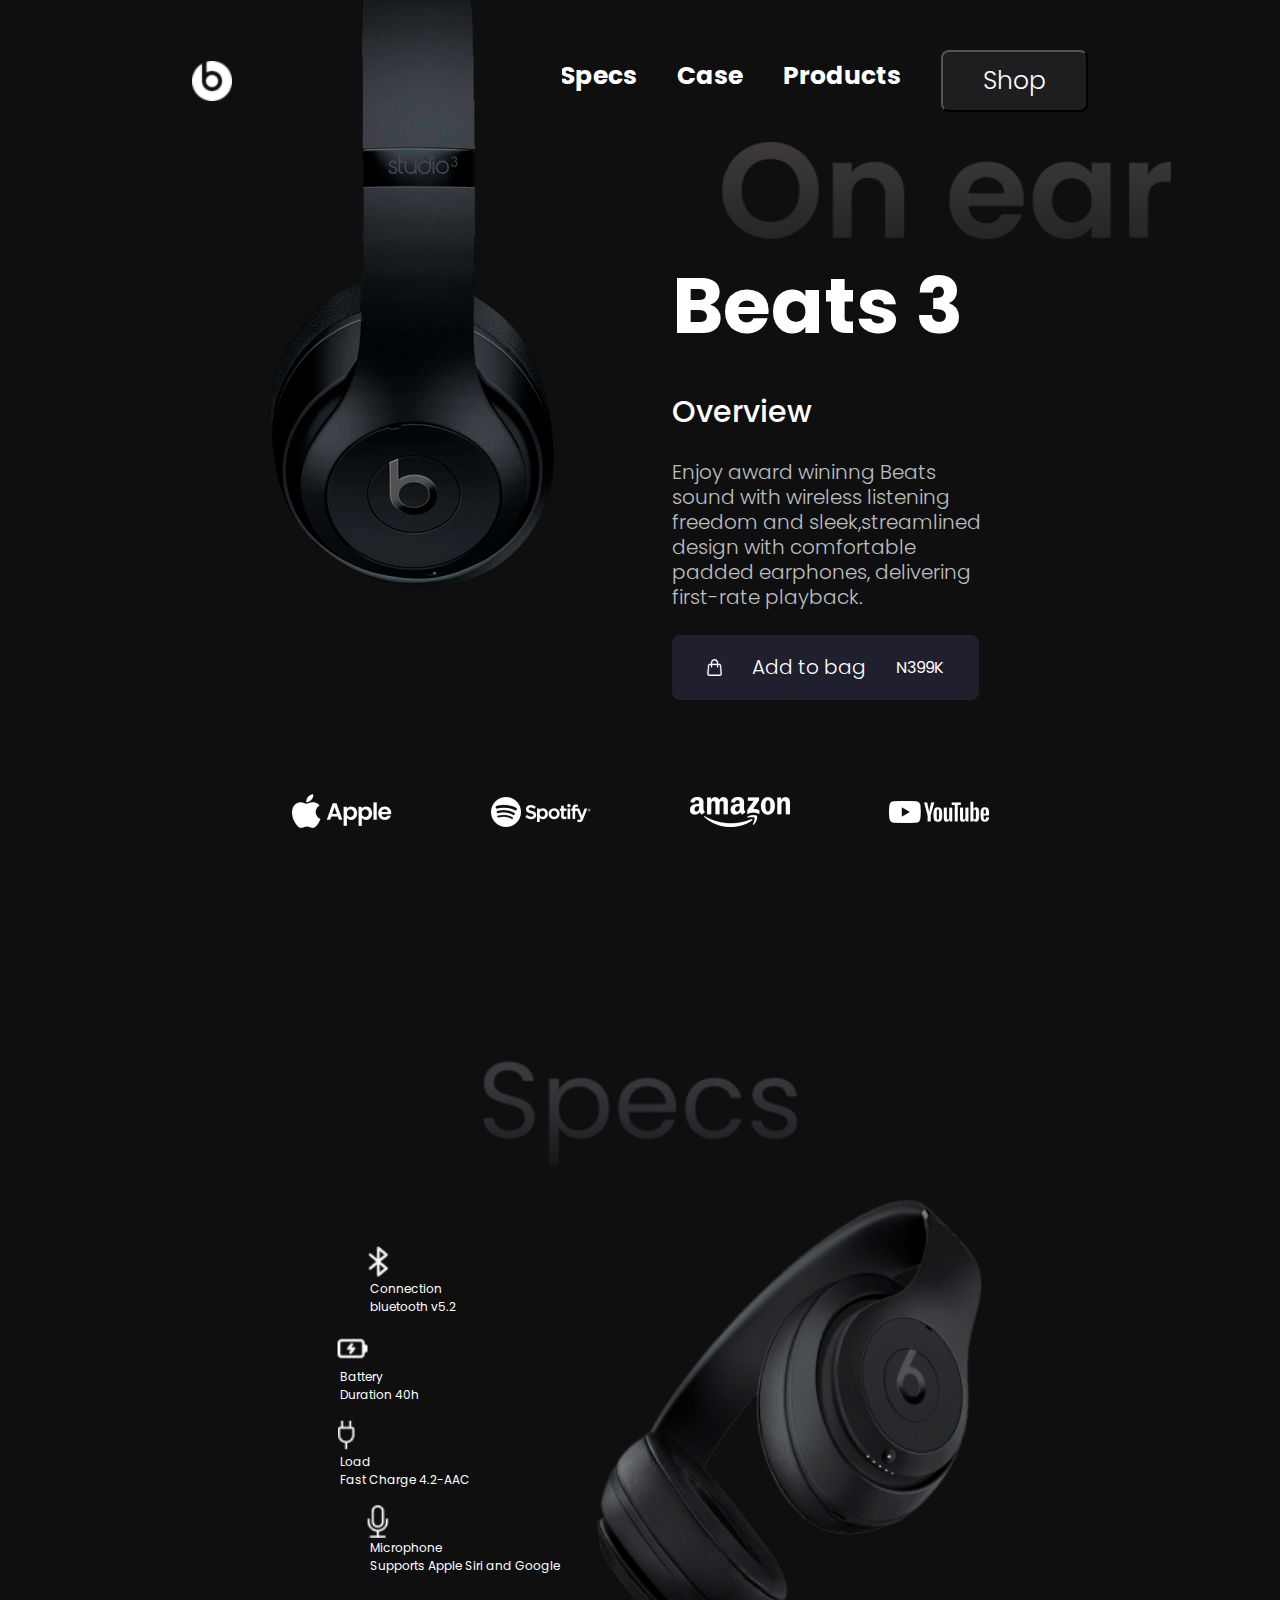
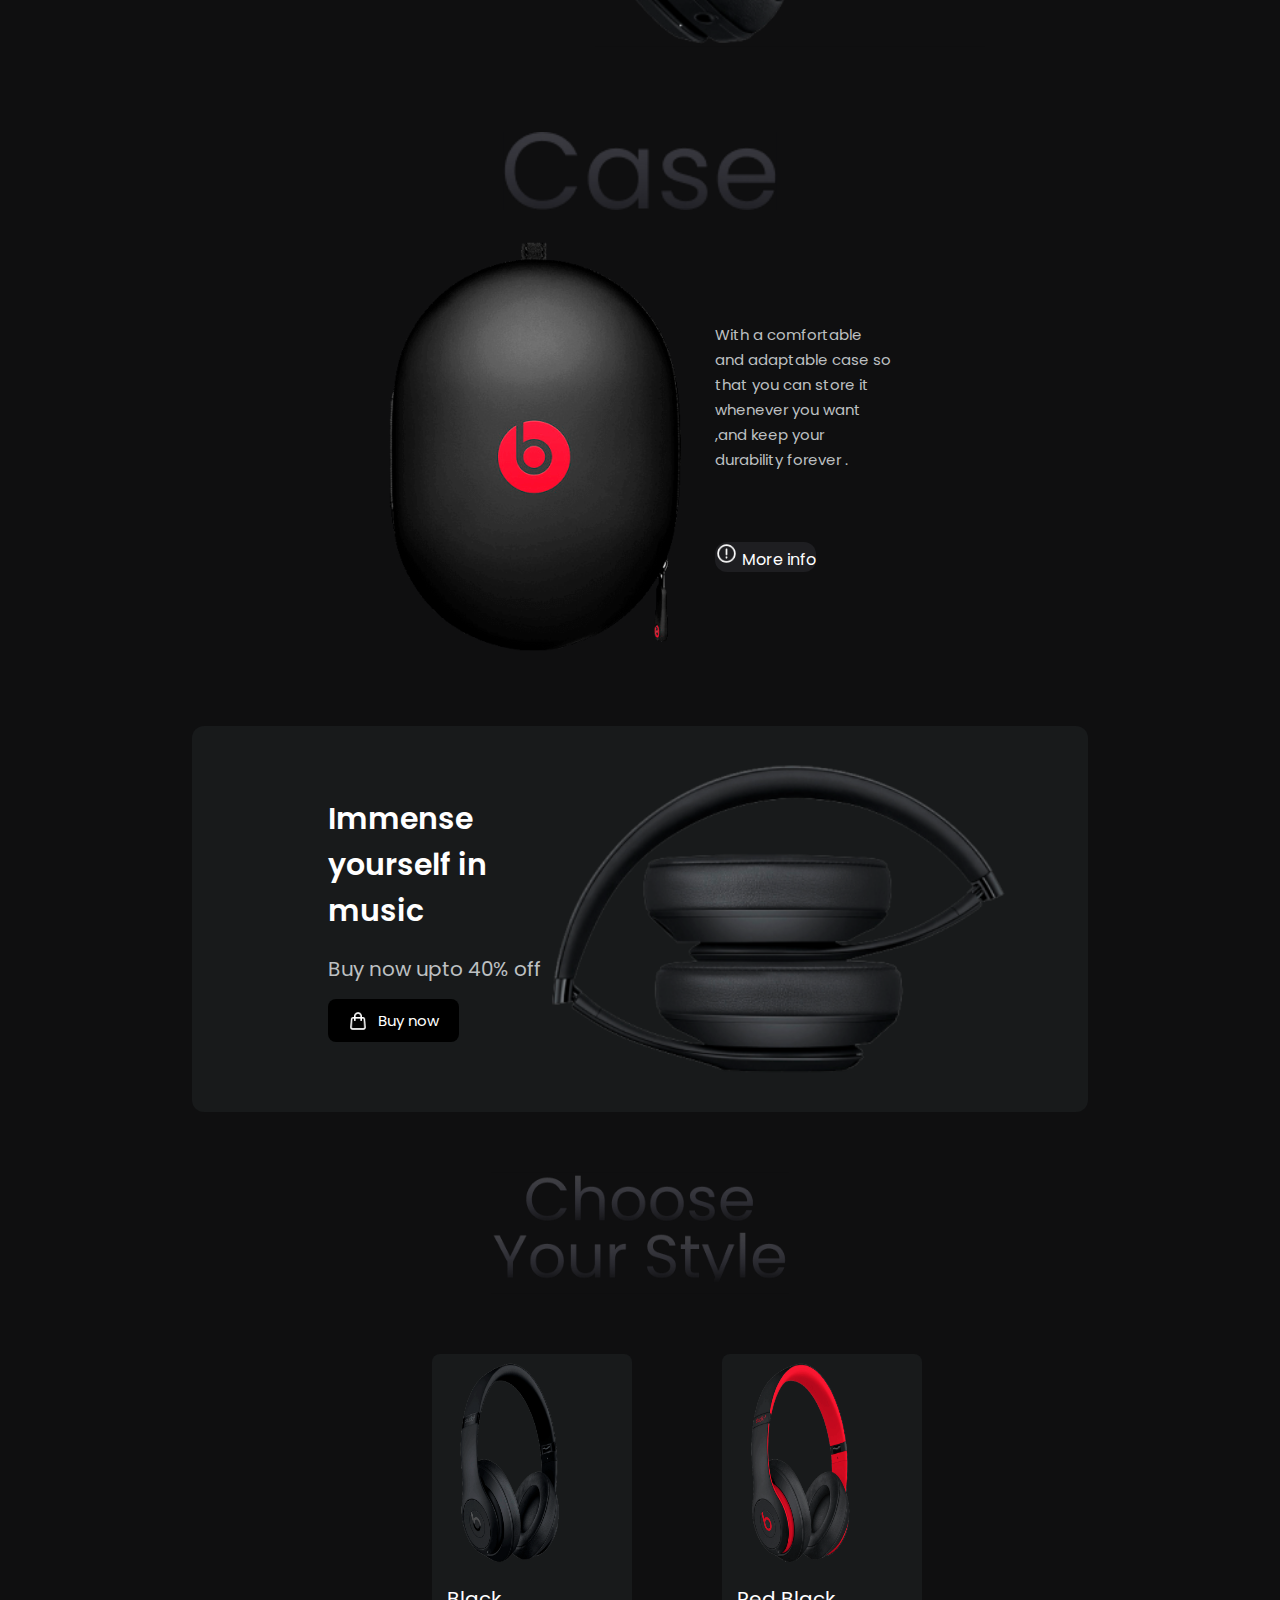
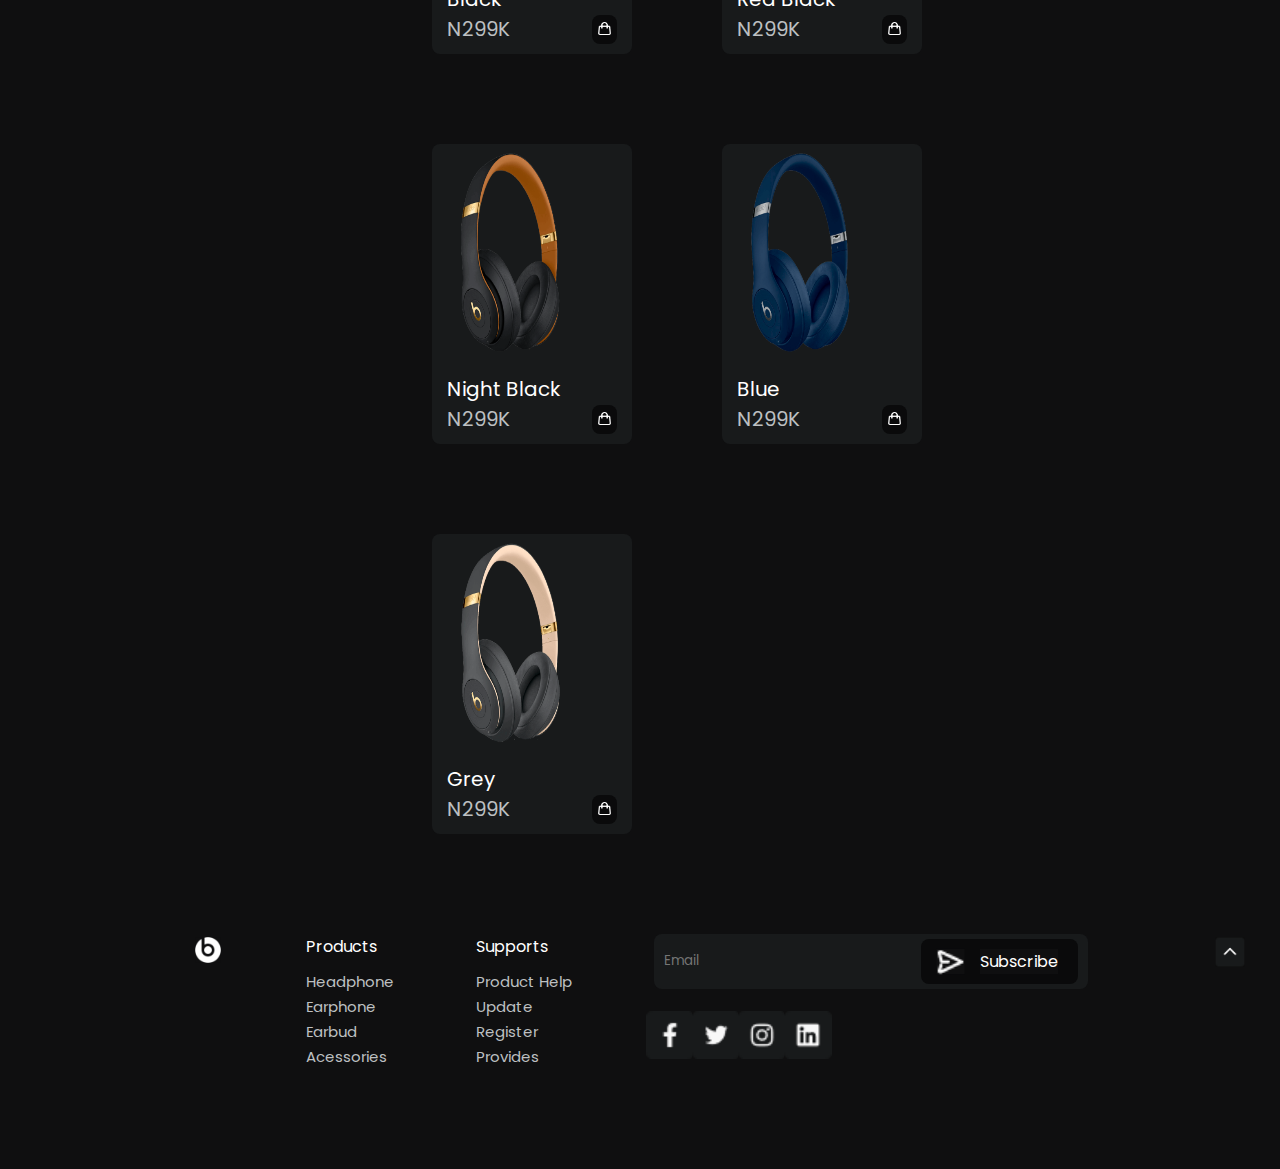
<file: Beats_Headphone_webpage/index.html>
<!DOCTYPE html>
<html lang="en">
<head>
    <meta charset="UTF-8">
    <meta http-equiv="X-UA-Compatible" content="IE=edge">
    <meta name="viewport" content="width=device-width, initial-scale=1.0">
    <title>Beats Landing page</title>
    <link rel="preconnect" href="https://fonts.googleapis.com">
    <link rel="preconnect" href="https://fonts.gstatic.com" crossorigin>
    <link href="https://fonts.googleapis.com/css2?family=Poppins&display=swap" rel="stylesheet">
    <link rel="stylesheet" href="style.css">
</head>
<body>
    <nav>
        <img src="./Photos/beatsLogo.png" alt="logo" srcset="">
        <div class="nav-right-section">
            <ul>
             <li><a href="#"> Home</a></li>
             <li> <a href="#">Specs</a></li>
             <li><a href="#">Case</a></li>
             <li><a href="#">Products</a></li>
            </ul>
            <button>Shop</button>
        </div>
    </nav>
    <main>
        <img src="./Photos/mainImage.png" alt="main image" srcset="" class="mainImg">
        <div class="main">
            <img src="./Photos/onEar.png" alt="on ear logo" srcset="" class="onEarImg">
            <h1>Beats 3</h1>
            <h4>Overview</h4>
            <p>
                Enjoy award wininng Beats sound with wireless listening freedom and 
                sleek,streamlined design with comfortable padded earphones,
                delivering first-rate playback.
            </p>
            <div class="shooping-bag-section">
                <img src="./Icons/shoppingBag.png" alt="shopping bag" srcset="">
                <p>Add to bag</p>
                <span>N399K</span>
            </div>
        </div>
     </main>
     <section class="social-media-section">
        <img src="./Photos/appleLogo.png" alt="apple logo" srcset="">
        <img src="./Photos/spotifyLogo.png" alt="spotify logo" srcset="">
        <img src="./Photos/amazonLogo.png" alt="amazon logo" srcset="">
        <img src="./Photos/youtubeLogo.png" alt="youtube logo" srcset="">
    </section>

    <section class="specification">
        <img src="./Icons/specsLogo.png" alt="specs-logo" srcset="" class="specification-logo">
        <div class="specification-list">
            <div class="specification-list-items">
                <div>
                    <img src="./Icons/bluetooth.png" alt="bluetooth" srcset="">
                    <p>Connection</p>
                    <p>bluetooth v5.2</p>
                </div>
                <div>
                    <img src="./Icons/battery.png" alt="battery" srcset="">
                    <p>Battery</p>
                    <p>Duration 40h</p>
                </div>
                <div>
                    <img src="./Icons/charger.png" alt="charger" srcset="">
                    <p>Load</p>
                    <p>Fast Charge 4.2-AAC</p>
                </div>
                <div>
                    <img src="./Icons/mic.png" alt="mic" srcset="">
                    <p>Microphone</p>
                    <p>Supports Apple Siri and Google</p>
                </div>
            </div>
            <img src="./Photos/specsImage.png" alt="specification headphone image" srcset="">
        </div>
    </section>
    <section class="case">
        <img src="./Icons/caseLogo.png" alt="case logo" class="case-logo">
        <div class="case-item">
            <img src="./Photos/caseImage.png" alt="case image" class="case-item-image">
      
        <div>
            <p>
                With a comfortable and adaptable case so that you can store it 
                whenever you want ,and keep your durability forever .
            </p>
            <p>
                <img src="./Icons/group.png" alt="group">
                More info
            </p>
        </div>
    </div>
    </section>
    <section class="buy-product">
        <div>
            <h3>Immense yourself in music</h3>
            <p>Buy now upto 40% off</p>
            <div>
                <img src="./Icons/shoppingBag.png" alt="shopping bag">
                <p>Buy now</p>
            </div>
        </div>
        <img src="./Photos/buyNowSectionImage.png" alt="buy now">
    </section>
    <section class="product">
        <img src="./Icons/productLogo.png" alt="logo" class="product-logo">
        <div class="product-items">
            <div class="product-card">
            <img src="./Photos/black.png" alt="black" class="product-img">
            <div class="product-info">
                <p>
                    Black <br>
                    <span>N299K</span>
                </p>
                <div>
                    <img src="./Icons/shoppingBag.png" alt="shopping bag">
            </div>
            </div>    
            </div>
            <div class="product-card">
                <img src="./Photos/redBlack.png" alt="red black" class="product-img">
                <div class="product-info">
                    <p>
                       Red Black <br>
                        <span>N299K</span>
                    </p>
                    <div>
                        <img src="./Icons/shoppingBag.png" alt="shopping bag">
                </div>
                </div>    
                </div>
                <div class="product-card">
                    <img src="./Photos/nightBlack.png" alt="Night Black" class="product-img">
                    <div class="product-info">
                        <p>
                           Night Black <br>
                            <span>N299K</span>
                        </p>
                        <div>
                            <img src="./Icons/shoppingBag.png" alt="shopping bag">
                    </div>
                    </div>    
                    </div>
                    <div class="product-card">
                        <img src="./Photos/blue.png" alt="blue" class="product-img">
                        <div class="product-info">
                            <p>
                                Blue<br>
                                <span>N299K</span>
                            </p>
                            <div>
                                <img src="./Icons/shoppingBag.png" alt="shopping bag">
                        </div>
                        </div>    
                        </div>
                        <div class="product-card">
                            <img src="./Photos/twilightGray.png" alt="twilight" class="product-img">
                            <div class="product-info">
                                <p>
                                    Grey <br>
                                    <span>N299K</span>
                                </p>
                                <div>
                                    <img src="./Icons/shoppingBag.png" alt="shopping bag">
                            </div>
                            </div>    
                            </div>
        </div>
    </section>
    <footer>
        <img src="./Photos/beatsLogo.png" alt="logo" class="footer-logo">
        <ul>
        <li><a href="#">Products</a></li>
        <li><a href="#">Headphone</a></li>
        <li><a href="#">Earphone</a></li>
        <li><a href="#">Earbud</a></li>
        <li><a href="#">Acessories</a></li>
        </ul>

        <ul>
            <li><a href="#">Supports</a></li>
            <li><a href="#">Product Help</a></li>
            <li><a href="#">Update</a></li>
            <li><a href="#">Register</a></li>
            <li><a href="#">Provides</a></li>
            </ul>

     <div class="footer-subscription">
        <div>
        <input type="email" placeholder="Email">
        <div class="subscribe-button">
            <img src="./Icons/rightArrow.png" alt="rightArrow">
            <p>Subscribe</p>
        </div>
        </div>
        <div>
            <img src="./Icons/facebook.png" alt="facebook">
            <img src="./Icons/twitter.png" alt="twitter">
            <img src="./Icons/instagram.png" alt="instagram">
            <img src="./Icons/linkedin.png" alt="linkedin">
        </div>
     </div>
     <img class="arrow-up"src="./Icons/upArrow.png" alt="upArrow">
    </footer>
</body>
</html>
</file>
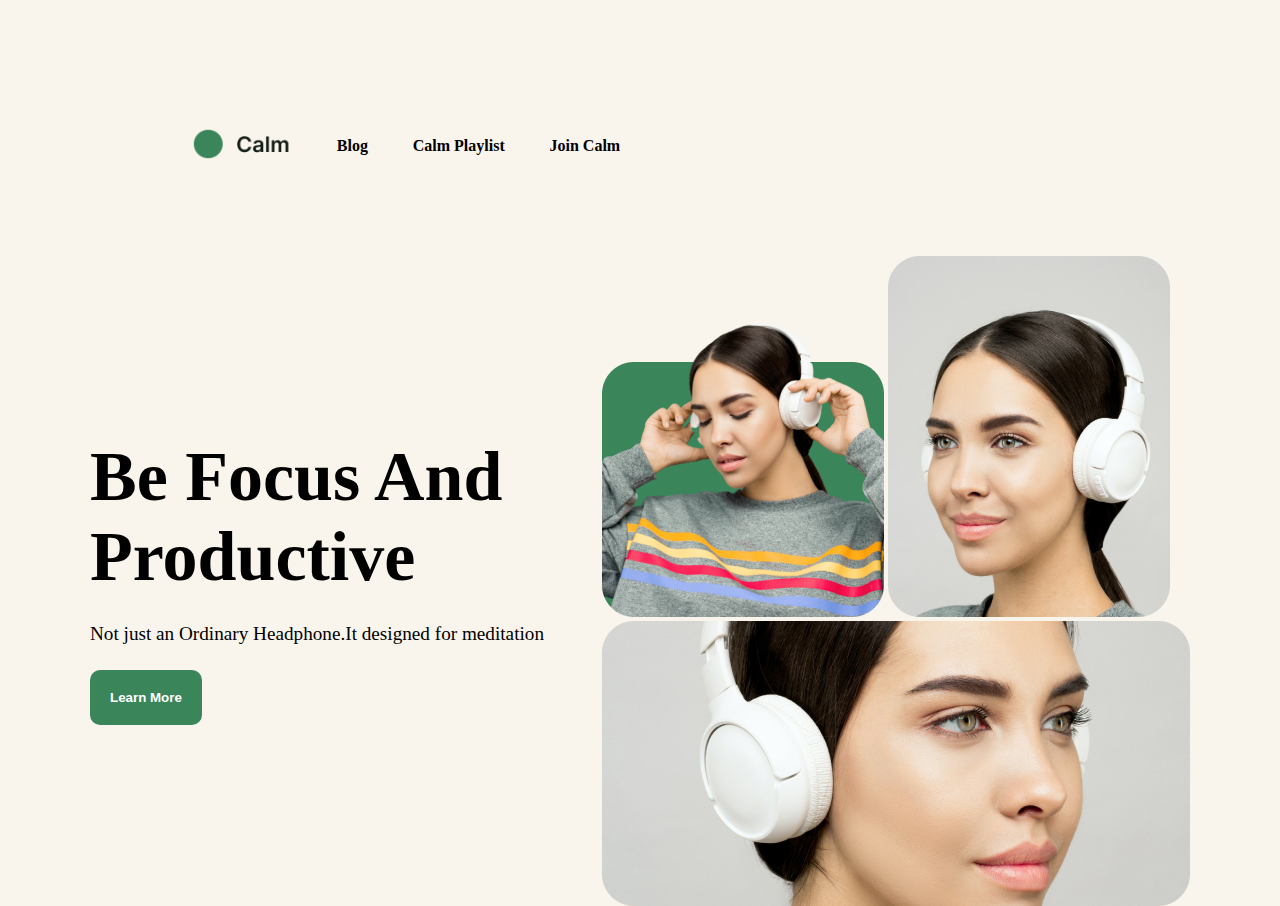
<file: Headphone_website_webpage/index.html>
<html lang="en">
<head>
    <meta charset="UTF-8">
    <meta http-equiv="X-UA-Compatible" content="IE=edge">
    <meta name="viewport" content="width=device-width, initial-scale=1.0">
    <link rel="stylesheet" href="./style/style.css">
    <title>Headphone</title>
</head>
  
<body>
    <head>
        <nav>
            <ul>
            <li><img src="assets/logo.png" alt="picture of logo"></li>
            <li> Blog</li>
            <li> Calm Playlist</li>
            <li> Join Calm</li>
            </ul>

        </nav>
    </head>
    <main>
        <div class="Leftbody"> 
            <h1> Be Focus And Productive</h1>
            <p>Not just an Ordinary Headphone.It designed for meditation </p>
            <button> Learn More</button>
        </div>
        <div class="Rightbody">
            <div>
                <img src="./assets/img1.png" alt="">
                <img src="./assets/img2.png" alt="">
            </div>
            <img src="./assets/img3.png"alt="">
        </div>
    </main>
    
</body>
</html>
</file>
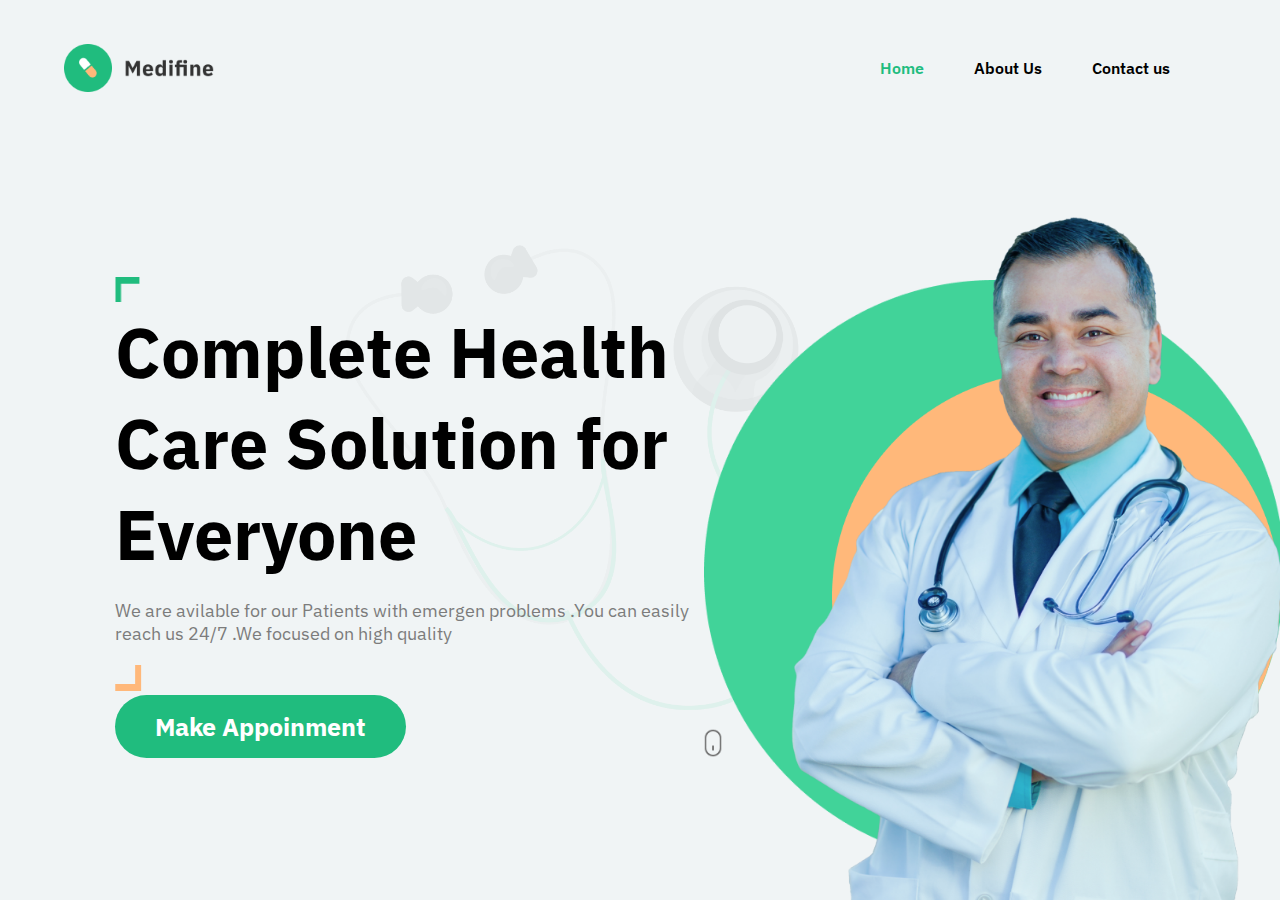
<file: Hospital_webpage/index.html>
<!DOCTYPE html>
<html lang="en">
<head>
    <meta charset="UTF-8">
    <meta http-equiv="X-UA-Compatible" content="IE=edge">
    <meta name="viewport" content="width=device-width, initial-scale=1.0">
    <title>Hospital</title>
    <link rel="stylesheet" href="./style.css">

    <link rel="preconnect" href="https://fonts.googleapis.com">
<link rel="preconnect" href="https://fonts.gstatic.com" crossorigin>
<link href="https://fonts.googleapis.com/css2?family=IBM+Plex+Sans&display=swap" rel="stylesheet">

    </head>
<body>
<nav>
    <img src="./Assests/logo.png" alt="">
    <ul>
        <div class="homebutton">
        <li><a href="./index.html">Home</a></li>
        </div>
        <li><a href="./About/about.html">About Us</a></li>
        <li><a href="./Contact/contact.html">Contact us</a></li>
    </ul>
</nav>    
    <main>
        <section class="right_section">
            <img  class="topAngle" src="./Assests/topAngle.png" alt="topAngle">
            <h1>
                Complete Health Care Solution for Everyone 
            </h1>
            <p>We are avilable for our Patients with emergen problems
                .You can easily reach us 24/7 .We focused on high quality  </p>
            <img class="bottomAnagle"src="./Assests/bottomAngle.png" alt="bottomAngle">
            <img class="stethoscope"src="./Assests/stethoscope.png" alt="stethoscope">
            <button>Make Appoinment </button>
            <img class="mouse"src="./Assests/mouse.png" alt="mouse">
        </section>
        <section class="left_section">
            <img class="greenBox" src="./Assests/greenBox.png" alt="greenBox">
            <img class="yellowBox"src="./Assests/yellowBox.png" alt="yellowBox">
            <img class="doctor"src="./Assests/doctor.png" alt="doctor">
        </section>
    </main>
</body>
</html>
</file>
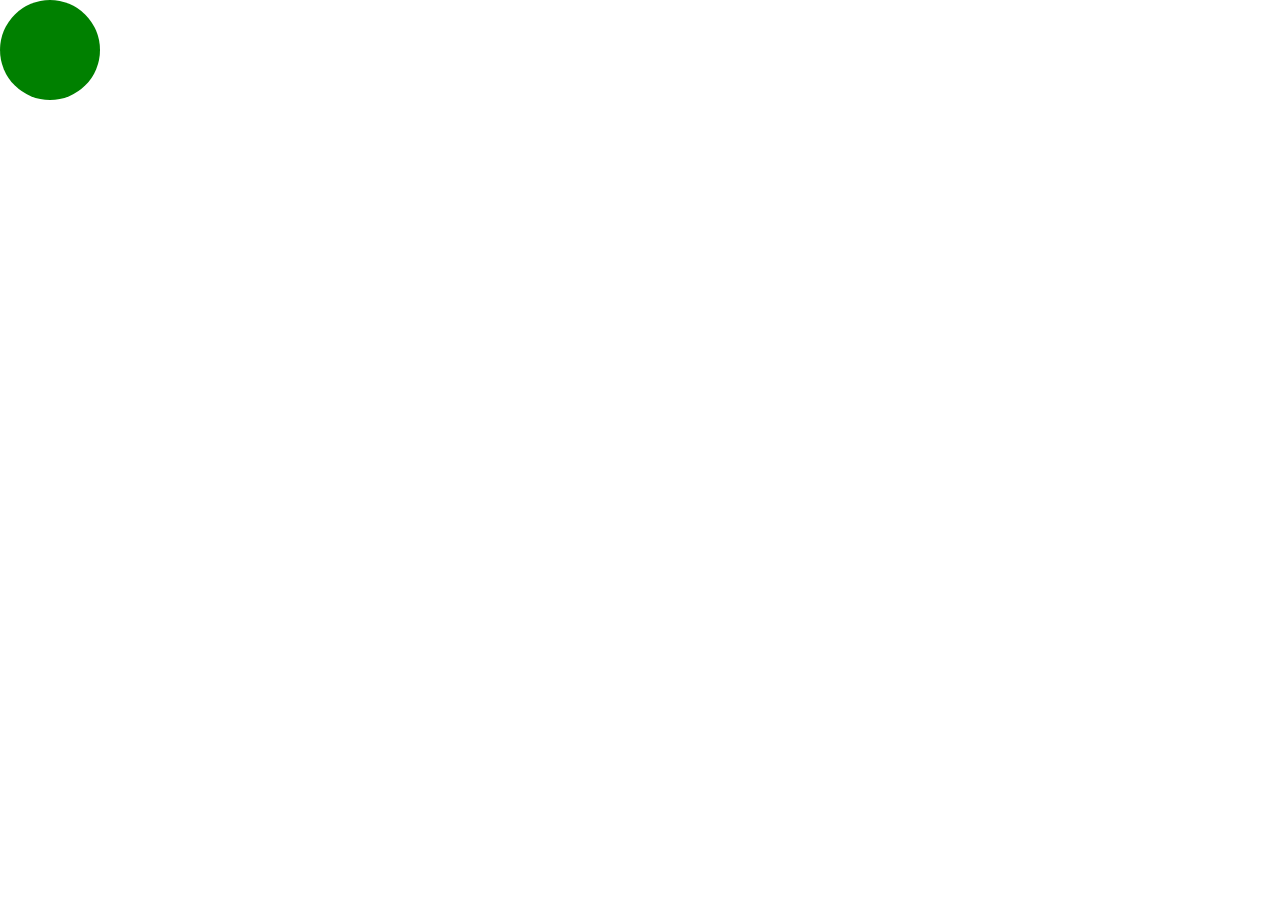
<file: Move the image/index.html>
<!DOCTYPE html>
<html lang="en">
<head>
    <meta charset="UTF-8">
    <meta name="viewport" content="width=device-width, initial-scale=1.0">
    <meta http-equiv="X-UA-Compatible" content="ie=edge">
    <link rel="stylesheet" href="style.css">
    <title>Document</title>
</head>
<body>
    <div class="circle"></div>
    <script src="./script.js"></script>
    
</body>
</html>
</file>
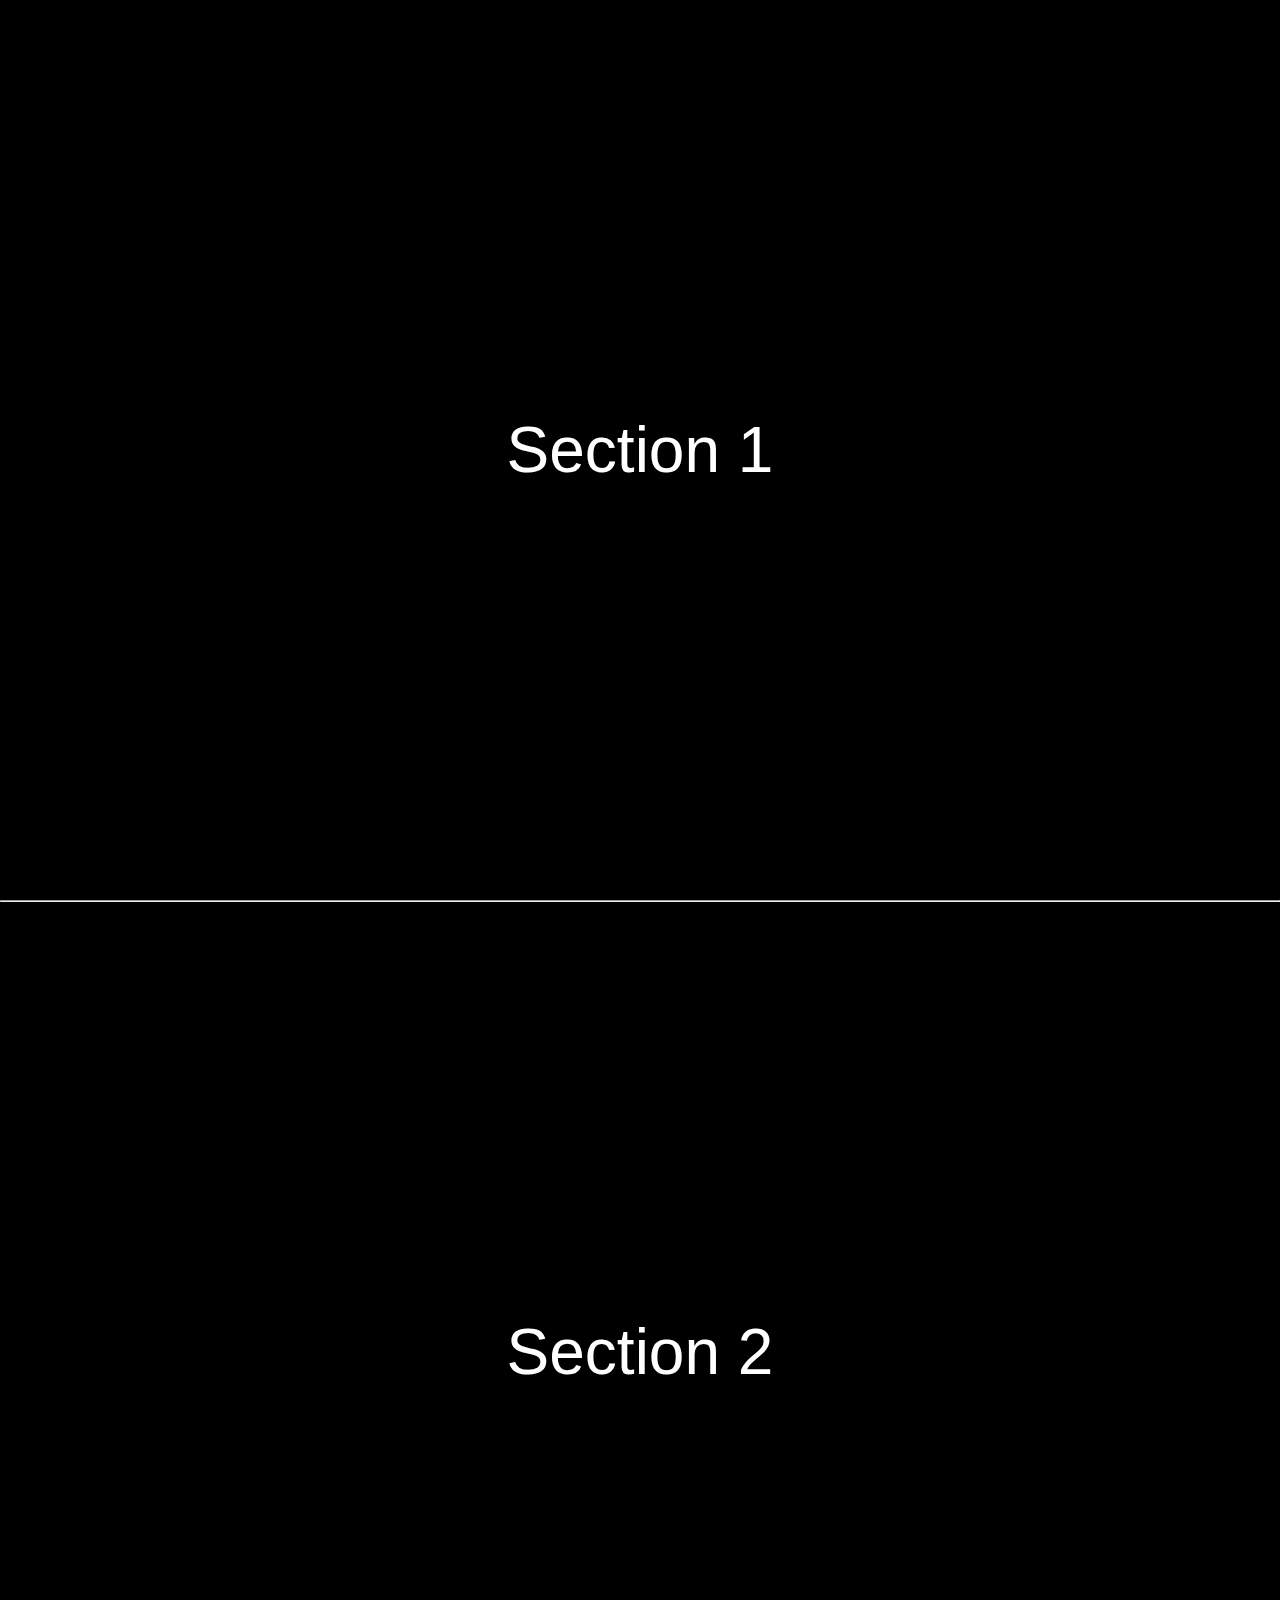
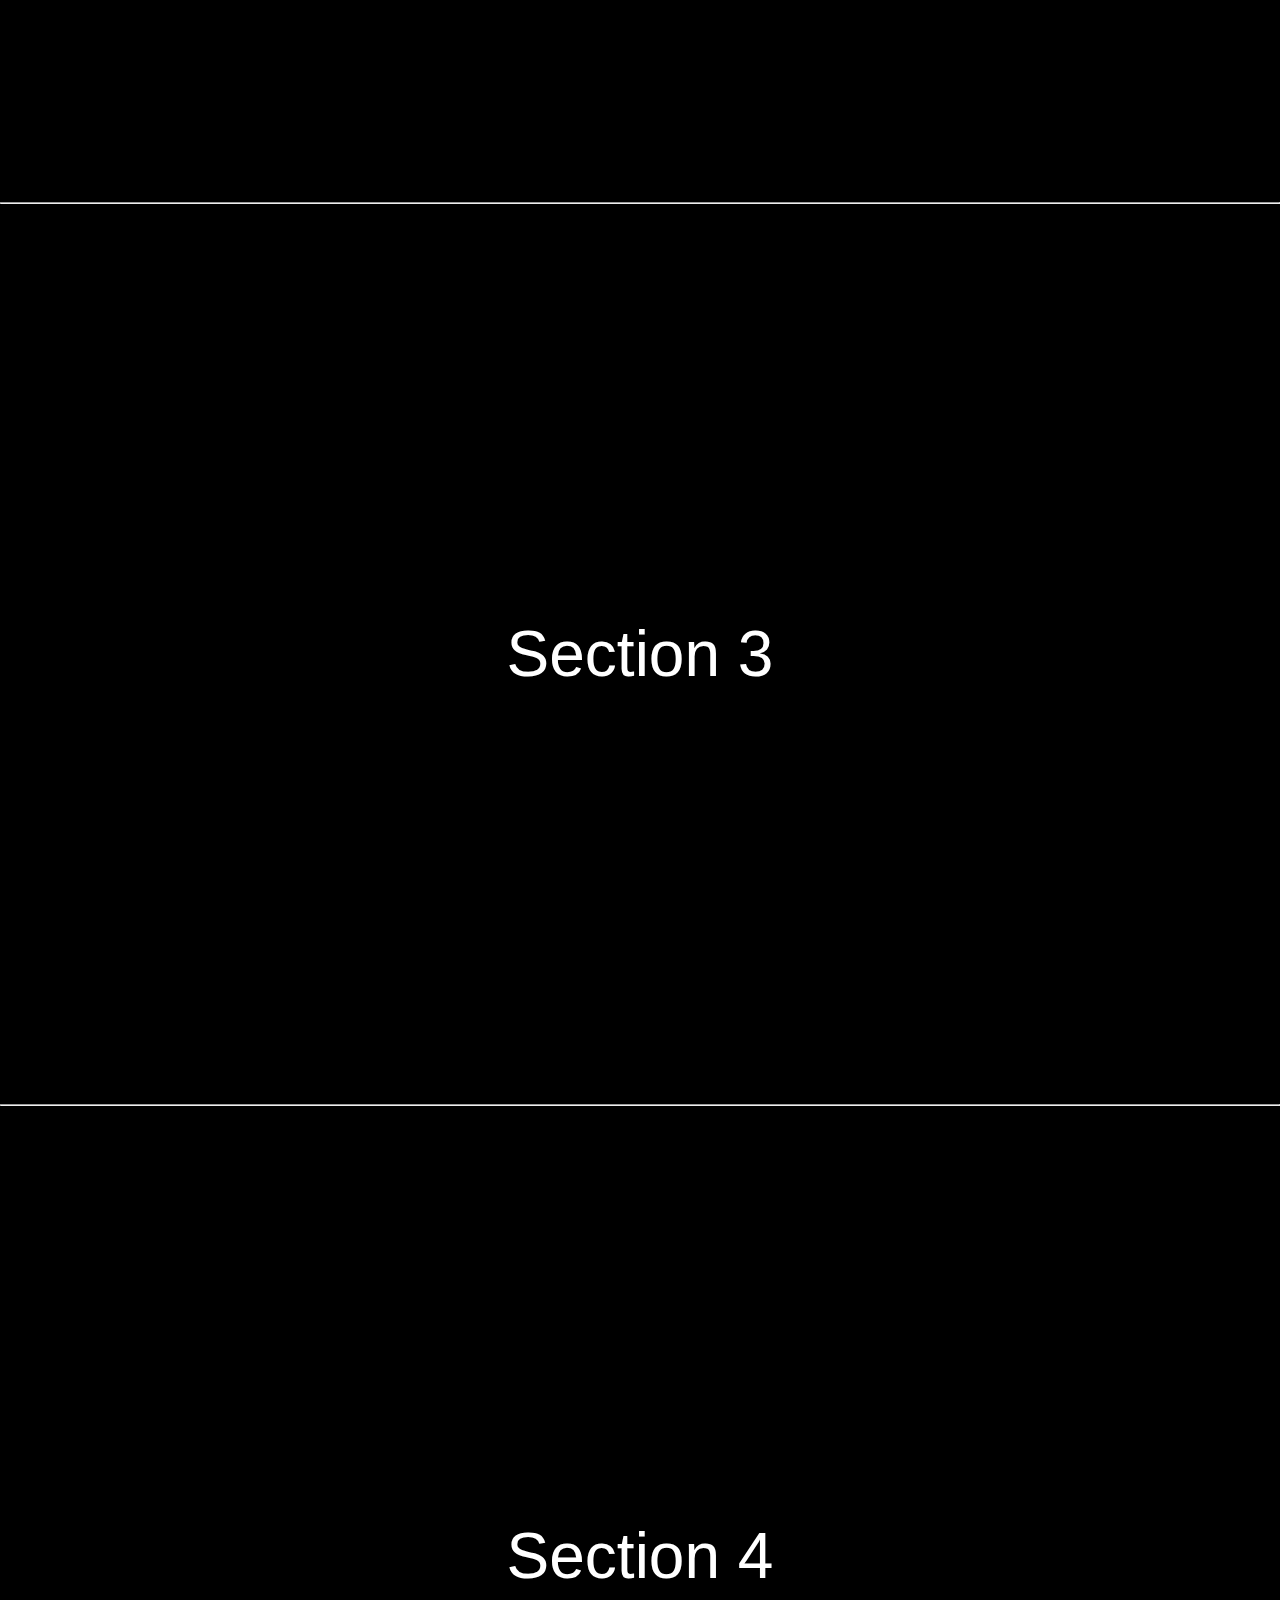
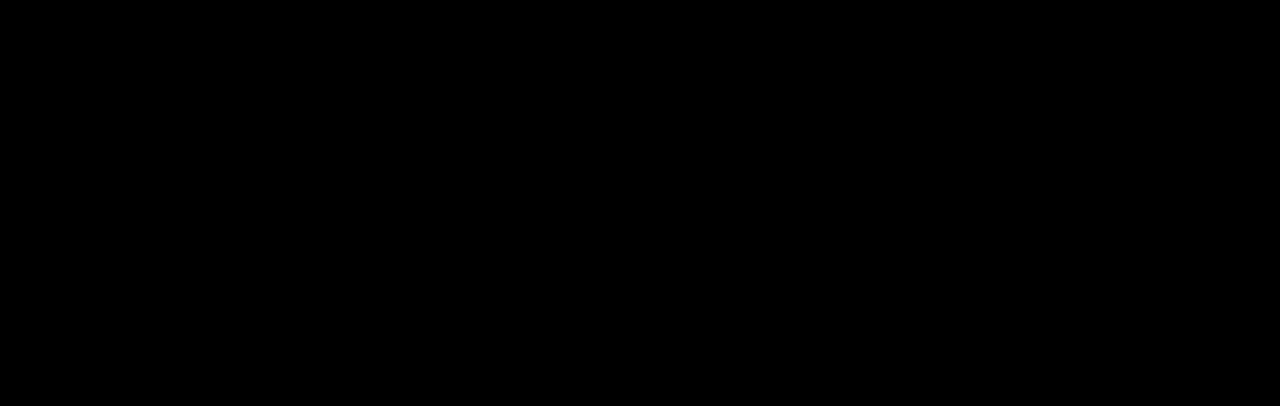
<file: Progress_Bar/index.html>
<!DOCTYPE html>
<html lang="en">
<head>
    <meta charset="UTF-8">
    <meta name="viewport" content="width=device-width, initial-scale=1.0">
    <title>Page Scroll Progress Bar</title>
    <link rel="stylesheet" href="./style.css">
</head>
<body>
    <div class="progress_bar">
        <div class="filled">

        </div>

    </div>
    <section>Section 1</section><hr>
    <section>Section 2</section><hr>
    <section>Section 3</section><hr>
    <section>Section 4</section>
    <script src="./script.js"></script>
</body>
</html>
</file>
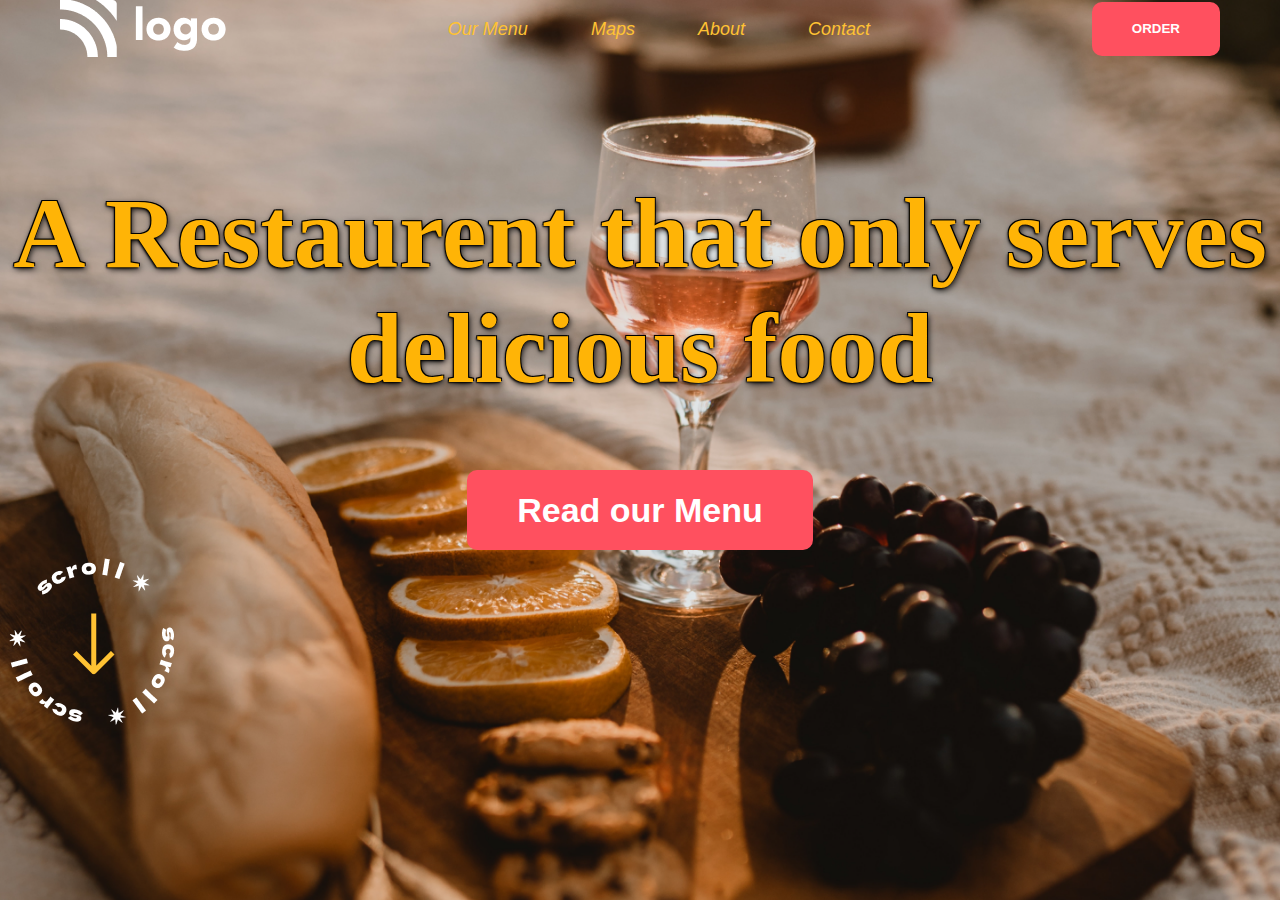
<file: Restaurent_webpage/index.html>
<html lang="en">
<head>
    <meta charset="UTF-8">
    <meta http-equiv="X-UA-Compatible" content="IE=edge">
    <meta name="viewport" content="width=device-width, initial-scale=1.0">
    <link rel="stylesheet" href="./style/syle.css">
    <title>Restaurent</title>
</head>
<body background="./assets/pexels-maxyne-barcel-10402282 1.png">
  <div class="Container">
    <section>
        <nav class="navbar">
            <div class="logo"><img src="./assets/white-logo.png"> </div> 
             
            <div>
                <ul class="list">
                    <li class="list_items">Our Menu</li>
                    <li class="list_items"> Maps</li>
                    <li class="list_items"> About</li>
                    <li class="list_items"> Contact</li>
                </ul>
            </div>  
            <div> <button class="small_button">ORDER</button></div>
        </nav>
    </section>
    <section class="hero">
        <div class="hero">
            <h1 class="hero_heading">
                A Restaurent that only serves delicious food
            </h1>
            <button class="button_large"> Read our Menu</button>
            <div class="bottom">
                <div>
                    <img src="./assets/scrool.png" alt="scroll_image"/>
                </div>
            </div>
        </div>
    </section>
    </div>
    </body>
</html>
</file>
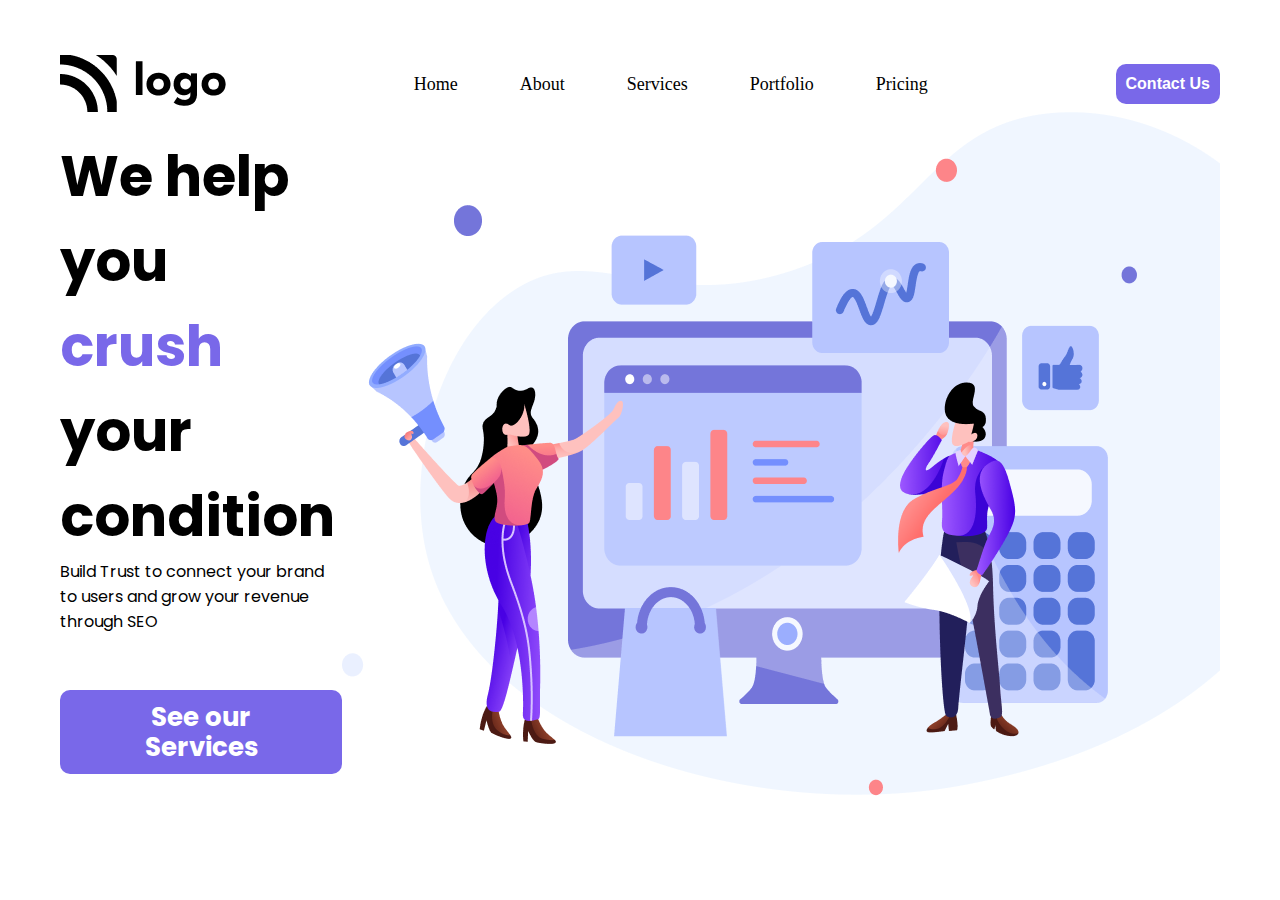
<file: Seo_website_webpage/index.html>
<html lang="en">
<head>
    <meta charset="UTF-8">
    <meta http-equiv="X-UA-Compatible" content="IE=edge">
    <meta name="viewport" content="width=device-width, initial-scale=1.0">
    <link rel="stylesheet" href="./style/style.css">
   

    <link rel="preconnect" href="https://fonts.googleapis.com">
    <link rel="preconnect" href="https://fonts.gstatic.com" crossorigin>
    <link href="https://fonts.googleapis.com/css2?family=Poppins&display=swap" rel="stylesheet">
    <title>Edtech Website</title>
    
</head>
<body>
    <section>
        <nav class="navbar">
            <div>
                <img src="./assests/Logo.png"/>
            </div>
            <div>
                <ul class="list">
                    <li> Home</li>
                    <li> About</li>
                    <li> Services</li>
                    <li> Portfolio</li>
                    <li> Pricing</li>

                </ul>
            </div>
            <div>
                <button class="small_button"> Contact Us</button>
            </div>
        </nav>
    </section>
   
        <div class="HERO">
            <div class="Hero_left_side">
                <h1 class="heading">We help you <p class="fly">crush</p> your condition</h1>
                <p> Build Trust to connect your brand to users and grow your revenue
                  through SEO  
                </p>
                <button class="large_button"> See our Services</button>
                </div>
            
            <div class="Hero_right_side">
                <img src="./assests/Header Illustration.png"/>
            </div>
        </div>
    
</body>
</html>
</file>
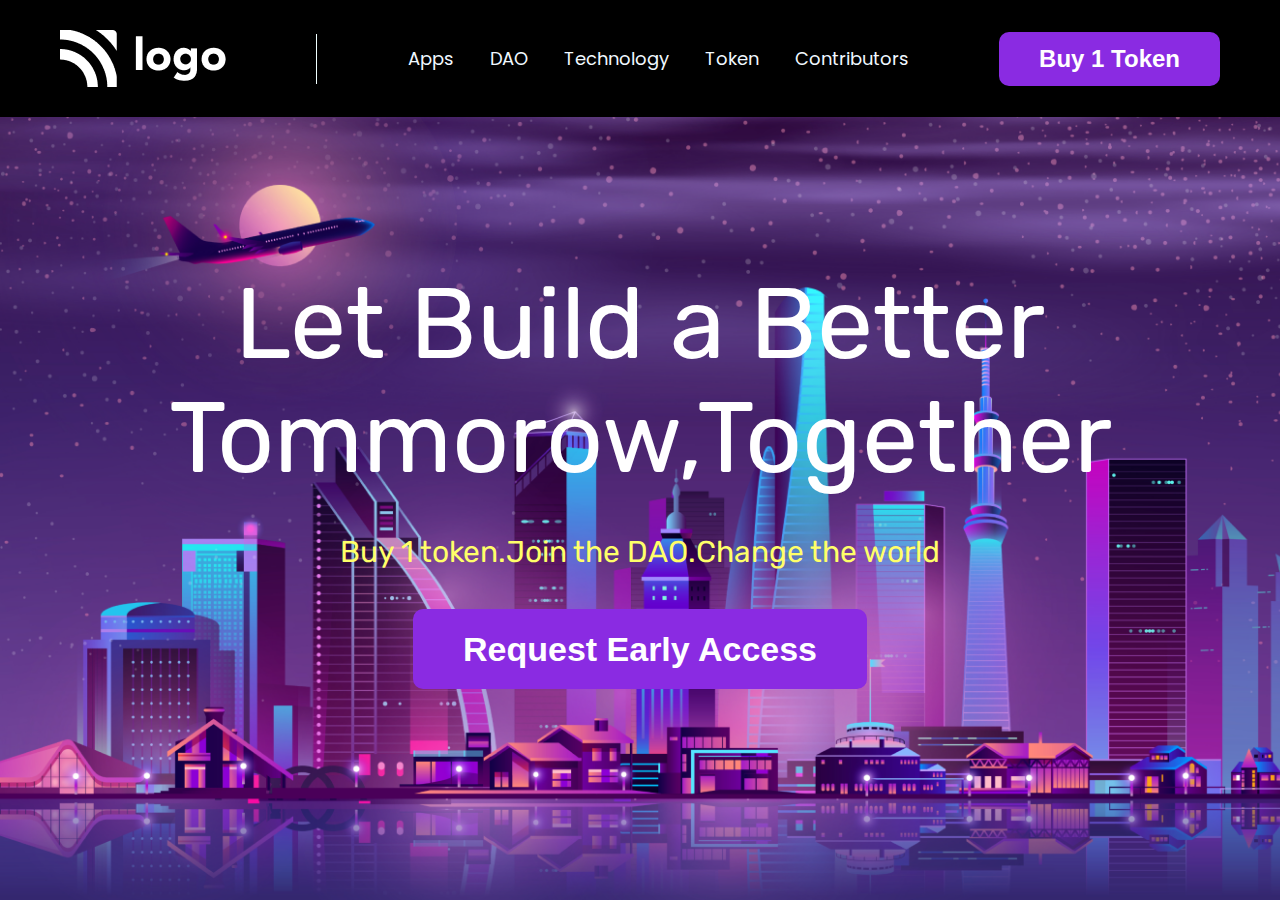
<file: Space_webpage/index.html>
<html lang="en">
<head>
    <meta charset="UTF-8">
    <meta http-equiv="X-UA-Compatible" content="IE=edge">
    <meta name="viewport" content="width=device-width, initial-scale=1.0">
    <link rel="stylesheet" href="./style/style.css">
    <title>Space_Technology</title>

    <link rel="preconnect" href="https://fonts.googleapis.com">
<link rel="preconnect" href="https://fonts.gstatic.com" crossorigin>
<link href="https://fonts.googleapis.com/css2?family=Poppins&display=swap" rel="stylesheet">

<link rel="preconnect" href="https://fonts.googleapis.com">
<link rel="preconnect" href="https://fonts.gstatic.com" crossorigin>
<link href="https://fonts.googleapis.com/css2?family=Rubik:wght@500&display=swap" rel="stylesheet">


</head>
<body background="./assests/bg.png">
    
        <div class="navbar">
            <div class="logo">
                <img src="./assests/white-logo.png"/>
            </div>
              <div class="line"></div>
            <div>
                <ul class="list">
                    <li class="list_item"> Apps</li>
                    <li class="list_item"> DAO</li>
                    <li class="list_item"> Technology</li>
                    <li class="list_item"> Token</li>
                    <li class="list_item"> Contributors</li>

                </ul>
            </div>
            <div>
                <button class="button"> Buy 1 Token</button>
            </div>
        </div>

   
        <div >
            <div class=hero>
                <h1 class="heading">Let Build a Better Tommorow,Together</h1>
                <p class="para">Buy 1 token.Join the DAO.Change the world </p>
                <button class="Large_button"> Request Early Access</button>
            </div>
        </div>
    
</body>
</html>
</file>
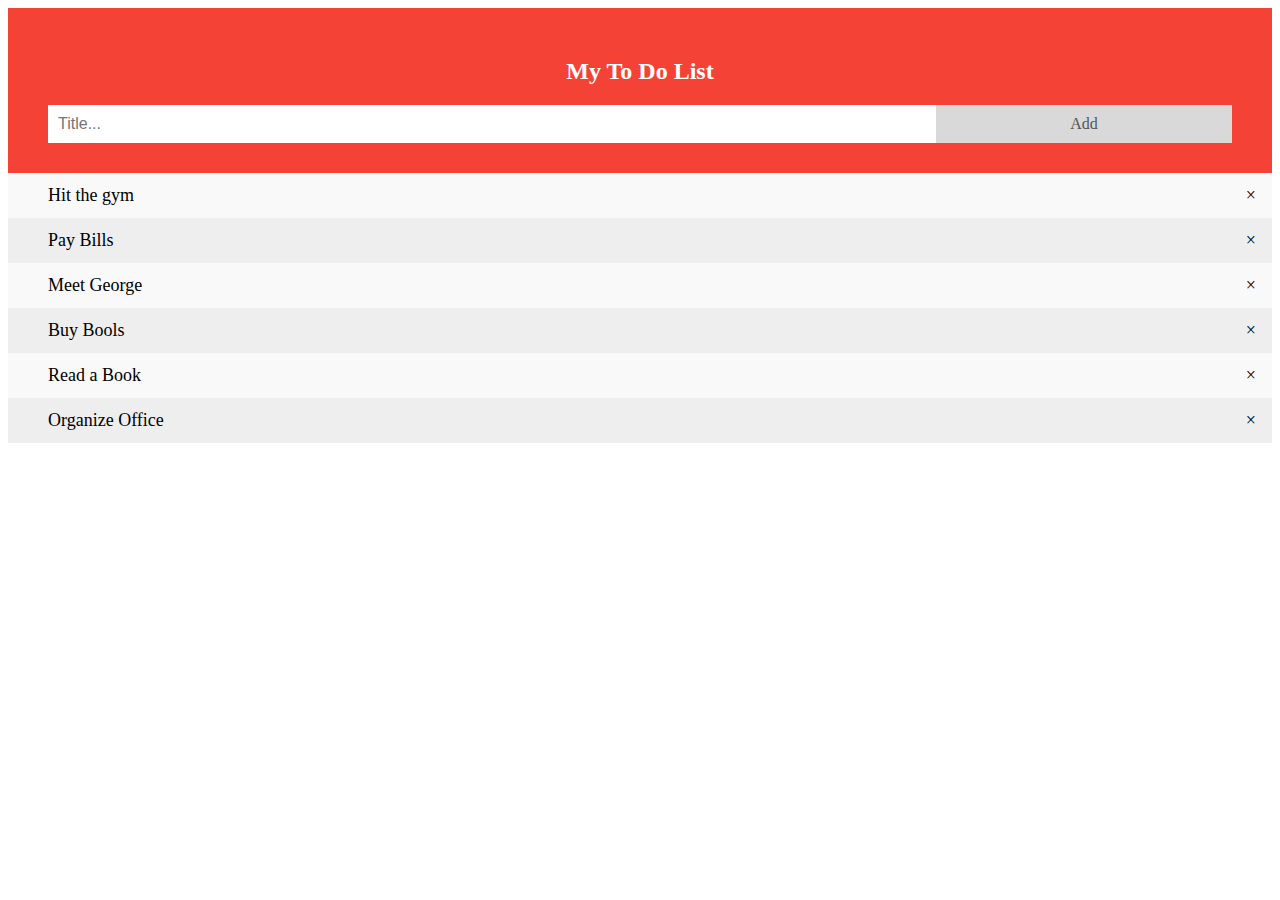
<file: To_do/index.html>
<!DOCTYPE html>
<html lang="en">
<head>
    <meta charset="UTF-8">
    <meta name="viewport" content="width=device-width, initial-scale=1.0">
    <title>Document</title>
    <link rel="stylesheet" href="./style.css">
</head>
<body>
 <div id ="myDiv" class="header">
    <h2>My To Do List</h2>
    <input type="text" id="myInput" placeholder="Title...">
    <span onclick="newElement()" class="addBtn">Add</span>
  </div>
   <ul id="myUL">
   <li>Hit the gym</li>
   <li>Pay Bills</li>
   <li>Meet George</li>
   <li>Buy Bools</li>
   <li>Read a Book</li>
   <li>Organize Office</li>

   </ul>
 </div>   
 <script src="./script.js"></script>
</body>
</html>
</file>
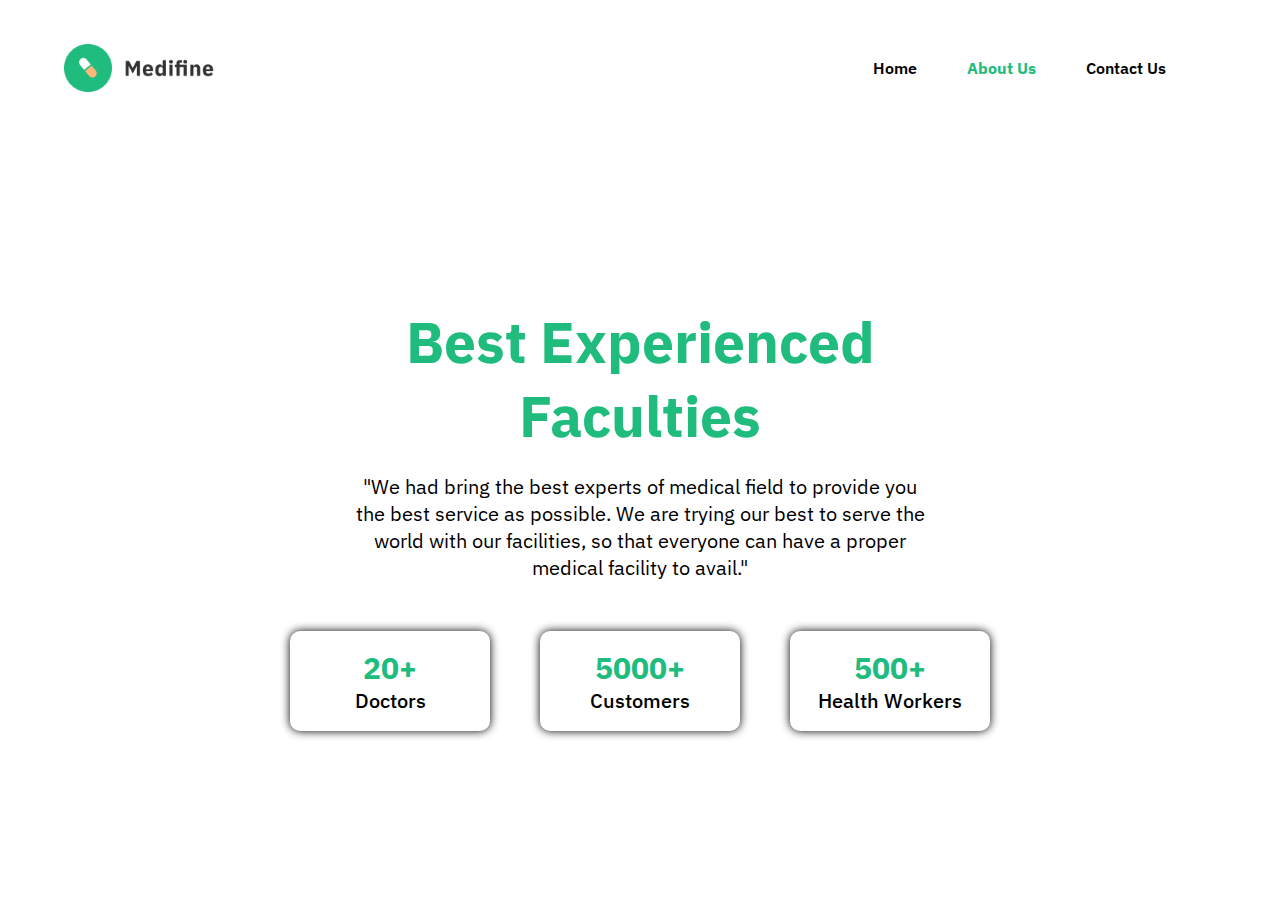
<file: Hospital_webpage/About/about.html>
<!DOCTYPE html>
<html lang="en">
<head>
    <meta charset="UTF-8">
    <meta http-equiv="X-UA-Compatible" content="IE=edge">
    <meta name="viewport" content="width=device-width, initial-scale=1.0">
    <title>About</title>
    <link rel="stylesheet" href="./about.css">
    <link rel="preconnect" href="https://fonts.googleapis.com">
<link rel="preconnect" href="https://fonts.gstatic.com" crossorigin>
<link href="https://fonts.googleapis.com/css2?family=IBM+Plex+Sans&display=swap" rel="stylesheet">
</head>
<body>
    <nav>
        <img src="../Assests/logo.png" alt="">
        <ul>
            
                <li class><a href="../index.html">Home</a></li>
            
            <div class="homebutton">
            <li><a href="../About/about.html">About Us</a></li>
            </div>
            <li><a href="../Contact /contact.html">Contact Us</a></li>
        </ul>   
    </nav>
    <main>
            <div class="hospital_description">
                <h1>Best Experienced Faculties</h1>
                <p> "We had bring the best experts of medical field to provide you the best
                    service as possible. We are trying our best to serve the world with
                    our facilities, so that everyone can have a proper medical facility to
                    avail."</p>
            </div>
            <div class="achievement">
                <div class="achievementCard">
                    <span>20+</span>
                    <p>Doctors</p>
                </div>
                <div class="achievementCard">
                    <span>5000+</span>
                    <p>Customers</p>
                </div>
                <div class="achievementCard">
                    <span>500+</span>
                    <p>Health Workers</p>
                </div>

            </div>
    </main>
    
</body>
</html>
</file>
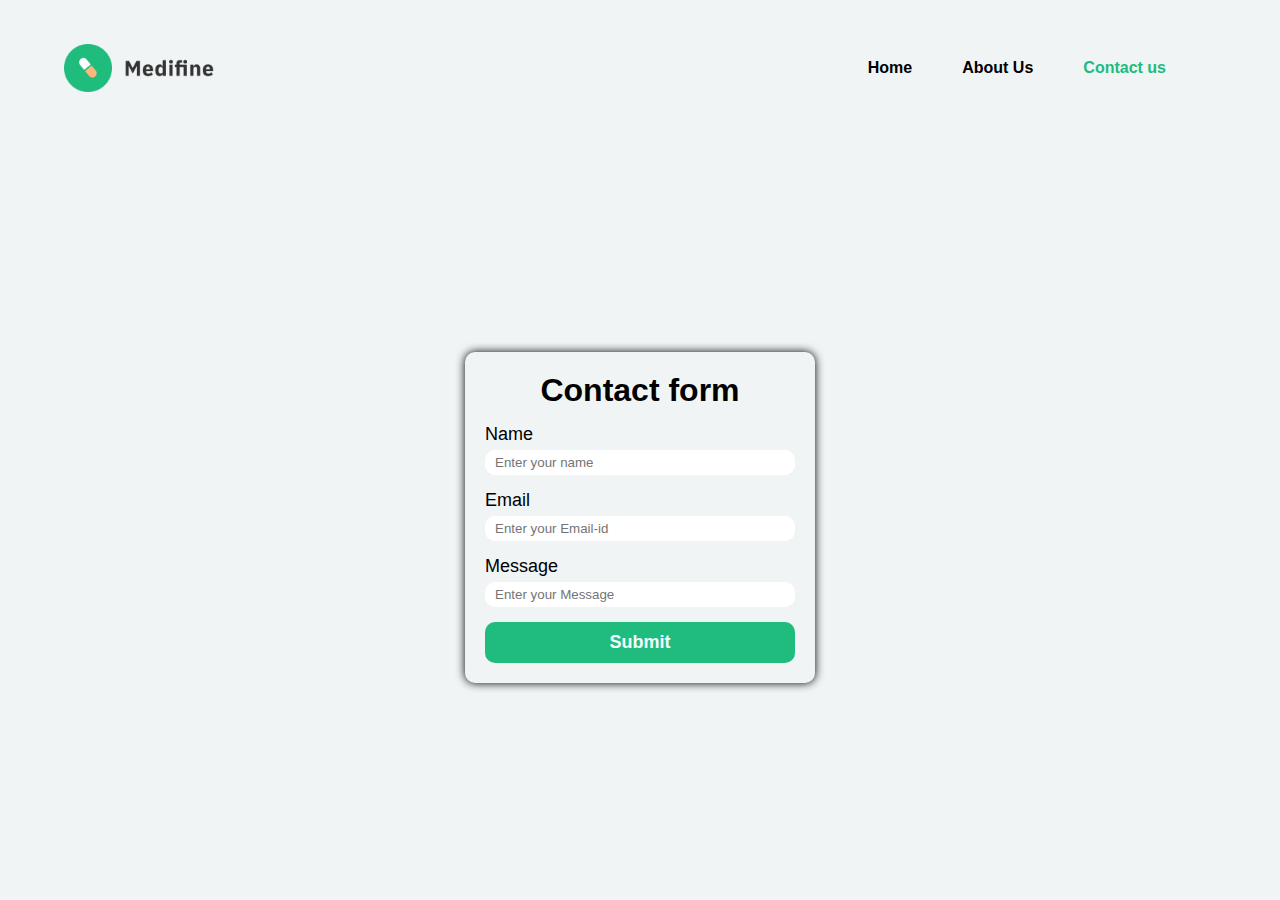
<file: Hospital_webpage/Contact/contact.html>
<!DOCTYPE html>
<html lang="en">
<head>
    <meta charset="UTF-8">
    <meta http-equiv="X-UA-Compatible" content="IE=edge">
    <meta name="viewport" content="width=device-width, initial-scale=1.0">
    <title>Contacts</title>
    <link rel="stylesheet" href="./contact.css">
</head>
<body>
    <nav>
        <img src="../Assests/logo.png" alt="">
        <ul>
            
            <li><a href="../index.html">Home</a></li>
            
            <li><a href="../About/about.html">About Us</a></li>

            <div class="homebutton">
            <li><a href="../Contact /contact.html">Contact us</a></li>
            </div>

        </ul>
    </nav>   
    <main>
        <form >
            <h1>Contact form</h1>
            <div>
                <label >Name</label>
                <input type="text" placeholder="Enter your name">
            </div>

            <div>
                <label >Email</label>
                <input type="email" placeholder="Enter your Email-id">
            </div>

            <div>
                <label >Message</label>
                <input type="text" placeholder="Enter your Message">
            </div>

            <button>Submit</button>

        </form>
    </main> 
</body>
</html>
</file>
<file: Beats_Headphone_webpage/style.css>
*{
    margin: 0;
    padding:0;
    outline: 0;
    box-sizing: border-box;
    background-color:#0f0f10;
    color:#ffffff;
    font-family: 'Poppins', sans-serif;
}
a{
    text-decoration: none;
}
li{
    list-style: none;
}
body{
    margin: 0 15vw;
}
nav{
    display:flex;
    width:100%;
    align-items: center;
    justify-content: space-between;
    padding:30px,0px;
    margin-top: 50px;
}
nav img {
    width:40px;
    height:40px;
}

nav ul{
    display :flex;
}
nav ul li{
    margin-right: 40px;
}
nav ul li a{
    font-weight:700;
    font-size:25px;
    color:white;
}
nav ul li:first-child a{
    font-weight: 700;
    font-size: 25px;
}
.nav-right-section{
    display: flex;
    align-items: center;
}
.nav-right-section button {
    background-color: #1e1e21;
    border-radius:8px;
    font-weight: 300;
    font-size: 25px;
    padding: 10px 40px;
}
main{
    display:flex;
    align-items: flex-start;
    margin-top: 30px;
    position: relative;
}
.mainImg{
    width: 500px;
    position: relative;
    top: -250px; 
    left:70px; 
}
.main {
    margin-left: 180px;
}
.onEarImg{
    width: 450px;
    margin-left: 50px;
}
.main h1{
    font-weight:700;
    font-size: 78px;
    margin-bottom: 25px;

}
.main h4{
    font-weight: 500;
    font-size: 30px;
    margin-bottom: 25px;

}
.main p{
width: 65%;
font-size: 20px;
font-weight: 300;
color:#bdc0c2;
line-height: 25px;
margin-bottom: 25px;
}
.shooping-bag-section{
    display: flex;
    align-items: center;
    gap: 30px;
    border-radius:8px;
    width:fit-content;
    padding: 20px 35px;
    background-color: #1f1f2e ;
    

}
.shooping-bag-section img {
    width:15px;
    background-color: transparent;
}
.shooping-bag-section p{
    margin-bottom: 0;
    color: white;
    background-color: transparent;
}
 .shooping-bag-section span{
    background-color: transparent;
 }
.social-media-section {
display: flex;
align-items: center;
justify-content: space-around;
padding: 0 50px;
position: relative;
top:-50px;
margin-bottom: 200px;
}
.social-media-section img {
    scale: 15px;
}
.specification{
    display: flex;
    flex-direction: column;
    align-items: center;
}
.specification-logo{
    transform: scale(1.5);
    margin-bottom: 100px;
}
.specification-list{
    display: flex;
}
.specification-list img {
    transform: scale(1.3);
}
.specification-list-items div{
    margin-bottom: 20px;
    margin-right: 80px;
}
.specification-list-items div img {
    transform: scale(1.3);
  
}
.specification-list-items div p {
    font-size: 12px;
}
.specification-list-items div:first-child,
.specification-list-items div:last-child{
    margin-left: 30px;
}
.specification-list-items div:last-child{
    color: #bdc0c2;
    font-size: 10px;
    margin-top: 5px;
    width: 70%;

}
.case-logo{
    transform: scale(1.5);
    margin-bottom: 40px;
}
.case{
    margin-top: 150px;
    display: flex;
    flex-direction:column;
    align-items: center;
}
.case-item{
    display: flex;
    gap: 30px;
    align-items: center;
    justify-content: center;
}
.case-item-image{
    transform: scale(1);
}
.case-item div{
    width: 20%;
}

.case-item div p:first-child{
    color: #bdc0c2;
    font-size: 15px;
    font-weight: 400;
    line-height: 25px;
    margin-bottom: 20px;
} 

.case-item div p:last-child img {
    transform: scale(0.8);
    background-color: transparent;
}
.case-item div p:last-child{
    width:fit-content;
    background:#1e1e21;
    border-radius:12px;
    align-items: center;
    justify-content: center;
    gap:50px;
    margin-top: 70px;
    padding:40px,0;
}
.buy-product{
    background: #181a1b;
    border-radius: 12px;
    display: flex;
    align-items: center;
    justify-content: center;
    gap: 50px;
    margin-top: 70px;
    padding: 70px 0;
}
.buy-product div,
.buy-product p,
.buy-product h3,
.buy-product img{
    background-color: transparent;
}
.buy-product img{
    transform: scale(1.3);
}
.buy-product div{
    width: 25%;
}
.buy-product div p{
    color:#bdc0c2;
    font-size: 20px;
    margin-bottom: 15px;
}
.buy-product div h3{
    font-weight: 600;
    font-size: 30px;
    margin-bottom: 20px;
}
.buy-product div div{
    display: flex;
    align-items: center;
    width: fit-content;
    background: #000000;
    border-radius: 8px;
    padding: 10px 20px;
}
.buy-product div div img {
    transform: scale(0.8);
    margin-right:10px;  
}
.buy-product div div p{
    margin-bottom: 0;
    font-size: 15px;
    color: white;
    
}
.product {
    display: flex;
    flex-direction: column;
    margin: 0 150px;
}
.product-logo{
    display: flex;
    flex-direction: column;
}
.product-logo{
    transform: scale(0.5);
}
.product-items{
    display: flex;
    align-items: center;
    flex-wrap: wrap;
    gap: 90px;
    padding-left: 90px;
}
.product-card{
    position: relative;
    width: 200px;
    height: 300px;
    background: #181a1b;
    border-radius:8px;
}
.product-img{
    width: 100px;
    height: 200px;
    position:absolute;
    z-index: 100;
    top: 9px;
    left: 28px;

}
.product-img,
.product-card p,
.product-card span,
.product-card img,
.product-card div{
    background-color: transparent;
}
.product-info{
    position: absolute;
    bottom:0;
    width:100%;
    display:flex;
    align-items: flex-end;
    justify-content: space-between;
    padding: 10px 15px;
}
.product-info p{
    font-size: 20px;
}
.product-info p span{
    color:#bdc0c2;
}
.product-info div{
    background: #0a0a0b;
    border-radius: 8px;
    padding: 2px 6px;
}
.product-info div img{
    width: 13px;
    height: 13px;
}
footer{
    margin: 100px 0;
    display: flex;
    align-items: flex-start;
    justify-content: space-between;
    position: relative;
}
.footer-logo{
  transform: scale(0.8);
}
ul li a{
    font-size: 15px;
    color:#bdc0c2
}
ul li:first-child a{
    font-size: 16px;
    font-weight: 400;
    color: white;
}
ul li:first-child{
    margin-bottom: 10px;
}
.footer-subscription{
    display: flex;
    flex-direction: column;
    gap:30px
}
.footer-subscription div:first-child{
    background: #181a1b;
    border-radius: 8px;
    padding: 5px 10px;
    display: flex;
}
.footer-subscription div:first-child input{
    border: none;
    background-color: transparent;
}
.subscribe-button{
    background: #0a0a0b;
    border-radius: 8px;
    padding: 10px 20px;
    border: none;
    display: flex;
    align-items: center;
    gap: 10px;
}
.subscribe-button img{
    transform: scale(0.8);
}
.subscribe-button p{
    font-size: 16px;
}
.footer-subscription div:last-child img{
    margin-right:10px;
    transform: scale(1.5);
}
.arrow-up{
    position: absolute;
    right: -160px;
    transform: scale(0.8);
    }
</file>
<file: Headphone_website_webpage/style/style.css>
*{
    margin: 0%;
    padding: 0%;
    box-sizing: border-box;
    background-color: #f9f5ed;
}
nav{
    margin: ;
    padding: 10% 15%;
    height: 15vh;
}
nav ul{
    display:flex;
    align-items:center;
}
nav ul li{
    list-style: none;
    margin-right: 5%;
    font-weight: 700;
}
nav ul li img{
    width: 100px;
}
main{
    display: flex;
    align-items: center;
    justify-content: center;

}
.Leftbody{
    width: 40%;
}
.Leftbody h1{
    font-size: 70px;
}
.Leftbody p{
    font-size: larger;
    font-weight: 200;
    margin-top: 5%;
}
.Leftbody button{
    padding: 20px;
    font-size: 10 px;
    color:white;
    font-weight: 600;
    border: none;
    background-color: #3b855b;
    border-radius: 10px;
    margin-top: 5%;

}
</file>
<file: Hospital_webpage/style.css>
*{
    margin:0;
    padding:0;
    outline:0;
    box-sizing: border-box;
    font-family: 'IBM Plex Sans', sans-serif;
}
body{
    max-width: 1440px;
    background-color: #f0f4f5;
    overflow: hidden;
 
}
nav{
    height: 15vh;
    display:flex;
    align-items: center;
    justify-content: space-between;
    padding: 0 5%;
}
nav img{
    width: 150px;
}
nav ul{
    display: flex;
    align-items: center;
    margin-left: 45px;
    position: absolute;
    right:60px;
}
nav ul li{
    list-style: none;
    margin-right: 50px;
    font-weight: 600;
}

a{
    text-decoration: none;
    color:black
}

.homebutton a{
    color: #20bc7e;
}

main{
    display: flex;
    align-items: center;
    justify-content: center;
    height: 85vh;

}
main section{
    width:50%;
}

.right_section{
    margin-left: 9%;
    position: relative;
}
.topAngle{
    width:25px;
}
.right_section h1{
    font-size: 70px;
}
.right_section p{
    color:#7c7c7c;
    font-size: 18px;
    margin: 20px 0;

}
.bottomAngle {
    width: 25px;
    position: absolute;
    right: 25px;
}
.stethoscope{
     position: absolute;
     width: 90%;
     top:-60px;
     right:-25%;
     z-index:-1

}
.mouse{
    position: absolute;
    right: -30px;
    bottom:0;
    width: 30px;
}
.right_section button{

    display: flex;
    
    color:white;
    border: none;
    padding: 15px 40px;
    border-radius: 40px;
    background-color: #20bc7e;
    font-size: 25px;
    font-weight: 700;

}

.greenBox,
.yellowBox{
    position: absolute;
    right:0;
}
.greenBox{
    width:45%;
    bottom:36px;
}
.yellowBox{
    width:35%;
    bottom:80px
}
.doctor {
    position: absolute;
    right:0;
    bottom:0;
    height:80%;
}
</file>
<file: Move the image/style.css>
.circle{
    height: 100px;
    width: 100px;
    border-radius: 50%;
    background-color: green;
}
</file>
<file: Progress_Bar/style.css>
* {
    margin: 0;
    padding: 0;
    box-sizing: border-box;
    font-family: 'Poppins', sans-serif;


}
body{
    background-color: black;
}
section{
    color: white;
    font-size: 4rem;
    display: grid;
    place-content: center;
    min-height: 100vh;

}
.progress_bar{
    position: fixed;
    width:100%;
    height: 1vh;
}
.filled{
    width: 0;
    height: 100%;
    background-image: linear-gradient(to right,red,orange);
}
</file>
<file: Restaurent_webpage/style/syle.css>
*{
    padding: 0;
    margin: 0;
    box-sizing: border-box;
}
body{
    height: 100%;
    width: 100%;
    background-size: cover;
    background-attachment: fixed;
    
}
.navbar{
    display: flex;
    justify-content: space-between;
    align-items: center;
    padding: 0 60px 0 60px;
    margin-top: 55 px;
    
}
.list {
    display: flex;
    align-items: center;
    gap:63px;
    list-style: none;
    font-style: italic;
    font-weight: 400;
    font-size: 18px;
    line-height: 22px;
    color: #ffc233;
    font-family: 'Lucida Sans', 'Lucida Sans Regular', 'Lucida Grande', 'Lucida Sans Unicode', Geneva, Verdana, sans-serif;
    
}
.list_items
.logo{
    cursor: pointer;
}
.small_button{
    padding: 12px 40px;
    background-color: #ff505f;
    border:none;
    font-style: normal;
    font-weight: 700;
    font-size: 24 px;
    line-height: 30px;
    color:#ffffff;
    cursor: pointer;
    border-radius: 10px;
}
.hero{
    max-width: 2000px;
    margin: 0 auto;
    text-align:center;
    margin-top: 119px;

}
.hero_heading{
    font-style: none;
    font-weight: 900;
    font-size: 100px;
    line-height: 114x;
    color:#ffb406;
    text-shadow: -1px 1px 2px #000,
    1px 2px 6px #000,
    1px -1px 0 #000,
    -1px -1px 0 #000;   

}
.button_large{
    background-color: #ff505f;
    font-style: normal;
    font-weight:600;
    font-size:34px;
    border:none;
    line-height: 40px;
    color:#ffffff;
    padding: 20px 50px;
    margin-top: 64px;
    cursor:pointer;
    border-radius: 10px;
    

}
.bottom{
    position: absolute;
       
}
</file>
<file: Seo_website_webpage/style/style.css>
*{
    margin: 0;
    padding: 0;
    box-sizing: border-box;
}
.navbar{
    display: flex;
    justify-content: space-between;
    align-items: center;
    padding: 0 60px 0 60px;
    margin-top: 55px;
}
.list{
    display: flex;
    align-items:center;
    gap: 62px;
    list-style: none;
    font-weight: 400;
    font-size: 18px;
    line-height: 22px;
    

}
.HERO{
    display: flex;
    justify-content: space-between;
    align-items: center;
    max-width: 2000px;
    padding: 0 60px;
}
.Hero_left_side{
    font-family: 'Poppins', sans-serif;


}
h1{
    font-size: 3.5em;
}
.fly{
    color:rgb(121, 104, 233);
}
.small_button{
    padding: 5px 10px;
    background-color:rgb(121, 104, 233); 
    border:none;
    font-style: normal;
    font-weight: 700;
    font-size: 16px;
    line-height: 30px;
    color:#ffff;
    border-radius: 10px;

    
}
.large_button{
        padding: 12px 40px;
        background-color:rgb(121, 104, 233); 
        border:none;
        font-family:'Poppins', sans-serif;
        font-weight: 700;
        font-size: 26px;
        line-height: 30px;
        color:#ffff;
        border-radius: 10px;
        margin-top: 56px;
    
}
</file>
<file: Space_webpage/style/style.css>
*{
    margin: 0;
    padding: 0;
    box-sizing: border-box;
}
body{
    width:100%;
    height:100%;
    background-size: cover;
    background-attachment: fixed;
}
.navbar{
    display: flex;
    justify-content: space-between;
    align-items: center;
    padding: 30px 60px;
    background-color: black;
}
.line{
width: 1px;
height: 50px;
background-color: azure;
    
}
.list{
    color:aliceblue;
    list-style: none;
    display: flex;
    gap: 36px;
    align-items:center;
    font-style: normal;
    font-weight: 400;
    font-size: 18px;
    line-height: 22px;
    font-family: 'Poppins', sans-serif;
   
}
.button{
    padding: 12px 40px;
    background-color: blueviolet;
    border: none;
    font-style: none;
    font-weight: 700;
    font-size: 24px;
    line-height: 30px;
    color:#fff;
    cursor: pointer;
    border-radius: 10px;
}
.hero{
    text-align: center;
    max-width: 2000px;
    margin-top: 150px;
}
.heading{
    color:white;
    font-family: 'Rubik', sans-serif;
    font-size: 100px;
    font-style: normal;
    font-weight: 400;
    line-height: 114px;
}
.para{color:rgb(255, 255, 105);
    font-family: 'Rubik', sans-serif;
    font-size: 30px;
    font-style: normal;
    font-weight: 400;
    line-height: 114px;

}
.Large_button{
    padding: 20px 50px;
    background-color: blueviolet;
    border: none;
    font-style: normal;
    font-weight: 700;
    font-size: 34px;
    line-height: 40px;
    color:#fff;
    cursor: pointer;
    border-radius: 10px;
    margin-bottom: auto;
  

}
</file>
<file: To_do/style.css>
*{
    box-sizing: border-box;
}

ul{
    margin:0;
    padding:0;

}

ul li{
    cursor: pointer;
    position: relative;
    padding: 12px 8px 12px 40px;
    background: #eee;
    font-size: 18px;
    transition: 0.2s;

   -webkit-user-select : none;
    -moz-user-select: none;
    -ms-user-select: none;
    user-select: none;  
}

ul li:nth-child(odd){
    background: #f9f9f9;
}

ul li:hover{
    background: #ddd;
}

ul li.checked{  
    background: #888;
    color: #fff;
    text-decoration: line-through;
}

ul li.checked::before{
    content: '';
    position: absolute;
    border-color: #fff;
    border-style: solid;
    border-width: 0 2px 2px 0;
    top: 10px;
    left: 16px;
    transform: rotate(45deg);   
    height: 15px;
    width: 7px;
}
.close{
    position: absolute;
    right: 0;
    top: 0;
    padding: 12px 16px 12px 16px;

}

.close:hover{
    background-color: #f44336;
    color: white;
}

.header{
    background-color: #f44336;
    padding: 30px 40px; 
    color: white;
    text-align: center;
}
.header::after{
    content: '';
    display: table;
    clear: both;
}
input{
    margin: 0;
    border: none;
    border-radius: 0;
    width: 75%;
    padding: 10px;
    float: left;
    font-size: 16px;
}
.addBtn{
    padding: 10px;
    width: 25%;
    background: #d9d9d9;
    color: #555;
    float: left;
    text-align: center;
    font-size: 16px;
    cursor: pointer;
    transition: 0.3s;
    border-radius: 0;
}

.addBtn:hover{
    background-color: #bbb;
}
</file>
<file: Hospital_webpage/About/about.css>
*{
    margin: 0;
    padding: 0;
    outline: 0;
    box-sizing: border-box;
    font-family: 'IBM Plex Sans', sans-serif;
    

}
nav{
    height: 15vh;
    display: flex;
    align-items: center;
    justify-content: space-between;
    padding: 0 5%;

}
nav img {
    width: 150px;
}
nav ul{
    display: flex;
    align-items: center;
}
nav ul li{
    list-style:none;
    margin-right: 50px;
    font-weight: 600;
}
a{
    text-decoration: none;
    color: black;
}
.homebutton a{
    color: #20bc7e;
    font-weight: 700;
}

main{
    height: 85vh;
    display: flex;
    flex-direction: column;
    align-items: center;
    justify-content: center;
    padding: 0 5%;
}
.hospital_description{
    width: 50%;
    text-align: center;
}
.hospital_description h1{
    margin-bottom: 20px;
    color:#20bc7e;
    font-size: 57px;
    font-weight: 700;
}
.hospital_description p {
    font-size: 20px;
    font-weight: 400;
}

.achievement{
    display: flex;
    align-items: center;
    gap: 50px;
    margin-top: 50px;
}
.achievementCard{
    width: 200px;
    height: 100px;
    border-radius: 10px;
    box-shadow: 0 0 10px black;
    display: flex;
    flex-direction: column;
    align-items: center;
    justify-content: center;
}
.achievementCard span{
    font-size: 30px;
    font-weight: 700;
    color: #20bc7e;
}
.achievementCard p{
    font-size: 20px;
    font-weight:500;
   
}
</file>
<file: Hospital_webpage/Contact/contact.css>
*{
    margin: 0;
    padding: 0;
    outline: 0;
    box-sizing: border-box;
    font-family: 'IBM Plex Sans', sans-serif;
    

}
body {
    max-width: 1440px;
    background-color: #f0f4f5;
    overflow: hidden;
    margin: auto;
  }
  
nav{
    height: 15vh;
    display: flex;
    align-items: center;
    justify-content: space-between;
    padding: 0 5%;

}
nav img {
    width: 150px;
}
nav ul{
    display: flex;
    align-items: center;
}
nav ul li{
    list-style:none;
    margin-right: 50px;
    font-weight: 600;
}
a{
    text-decoration: none;
    color: black;
}
.homebutton a{
    color: #20bc7e;
    font-weight: 700;
}
main{
    height: 85vh;
    display: flex;
    align-items: center;
    justify-content: center;
}
form{
    width: 350px;
    box-shadow: 0 0 10px black;
    border-radius: 10px;
    padding: 20px;
    display: flex;
    flex-direction: column;
    gap: 15px;
}
form h1{
    text-align: center;
}
form div{
    display: flex;
    flex-direction: column;
}
form div label{
    font-size:18px;
    font-weight: 500;
    margin-bottom: 5px;
}
form div input{
    border: transparent;
    border-radius: 10px;
    padding: 5px 10px;
}
form div textarea{
    resize: none;
    height:100px;
    border: transparent;
    border-radius: 10px;
    padding : 5px 10px;
}
form button{
    border: transparent;
    border-radius: 10px;
    background: #20bc7e;
    color: azure;
    font-size: 18px;
    font-weight: bold;
    padding:10px;
    cursor: pointer;
}
</file>
